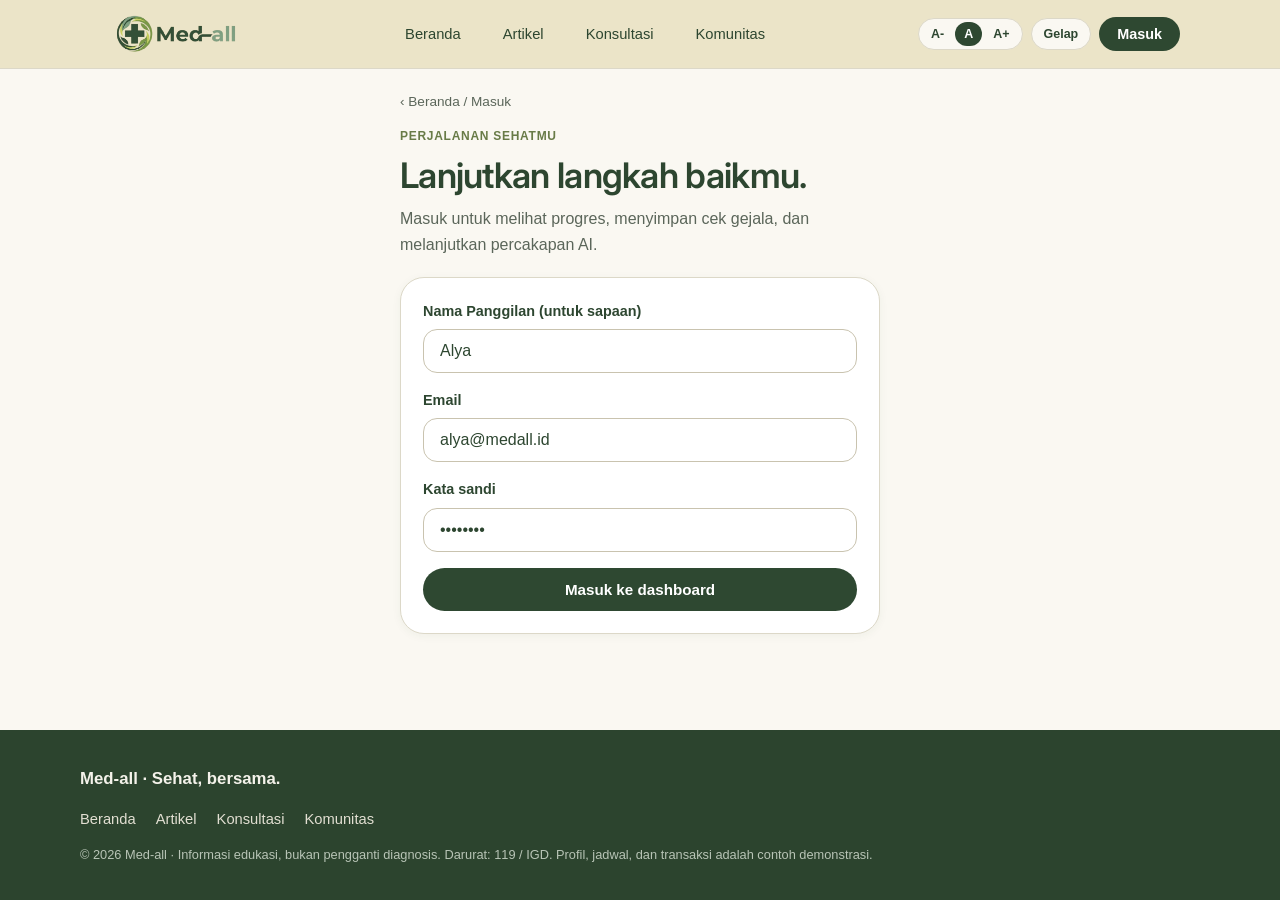
<file: akun.html>
<!DOCTYPE html>
<html lang="id" data-theme="light">
<head>
  <meta charset="UTF-8" />
  <meta name="viewport" content="width=device-width, initial-scale=1.0" />
  <title>Akun — Med-all</title>
  <link rel="preconnect" href="https://fonts.googleapis.com">
  <link rel="preconnect" href="https://fonts.gstatic.com" crossorigin>
  <link href="https://fonts.googleapis.com/css2?family=Inter:wght@500;600;700&display=swap" rel="stylesheet">
  <link rel="stylesheet" href="css/style.css" />
</head>
<body>

  <main>
    <section id="view-login" class="page-view active">
      <div class="container" style="max-width: 520px;">
        <div class="breadcrumb" onclick="navigateTo('beranda')">‹ Beranda / Masuk</div>
        <span class="eyebrow">PERJALANAN SEHATMU</span>
        <h1 class="section-title">Lanjutkan langkah baikmu.</h1>
        <p style="color:var(--text-secondary); margin-bottom:20px;">
          Masuk untuk melihat progres, menyimpan cek gejala, dan melanjutkan percakapan AI.
        </p>

        <div class="card">
          <div class="form-group">
            <label class="form-label">Nama Panggilan (untuk sapaan)</label>
            <input type="text" id="loginNameInput" class="form-control" value="Alya" placeholder="Masukkan namamu">
          </div>
          <div class="form-group">
            <label class="form-label">Email</label>
            <input type="email" id="loginEmailInput" class="form-control" value="alya@medall.id" placeholder="nama@email.com">
          </div>
          <div class="form-group">
            <label class="form-label">Kata sandi</label>
            <input type="password" class="form-control" value="••••••••">
          </div>
          <button class="btn-primary" style="width:100%;" onclick="performLogin()">Masuk ke dashboard</button>
        </div>
      </div>
    </section>

    <section id="view-dashboard" class="page-view">
      <div class="container" style="max-width: 820px;">
        <div class="breadcrumb" onclick="navigateTo('beranda')">‹ Beranda / Dashboard</div>
        <span class="eyebrow" id="dashUserLabel">AKUN CONTOH · ALYA</span>
        <h1 class="section-title">Sehat itu perjalanan.</h1>
        <p style="color:var(--text-secondary); margin-bottom:18px;">Progresmu tersimpan. Yuk, lanjutkan hari ini.</p>

        <div class="card-beige" style="margin-bottom:22px;">
          <div style="display:flex; justify-content:space-between; align-items:center;">
            <h2 style="font-size:1.45rem;">5 dari 7 hari aktif</h2>
            <span style="font-size:0.85rem; font-weight:600;">Minggu ini</span>
          </div>
          <div class="days-row">
            <div class="day-pill done">Sen<br>✓</div>
            <div class="day-pill done">Sel<br>✓</div>
            <div class="day-pill done">Rab<br>✓</div>
            <div class="day-pill done">Kam<br>✓</div>
            <div class="day-pill done">Jum<br>✓</div>
            <div class="day-pill">Sab<br>—</div>
            <div class="day-pill">Min<br>—</div>
          </div>
          <p class="article-meta">Sedikit demi sedikit, kamu membangun kebiasaan.</p>
        </div>

        <h3 style="font-size:1.3rem;">Target hari ini</h3>
        <div class="metrics-grid">
          <div class="metric-card">
            <div class="metric-val">6 / 8</div>
            <strong>Air minum</strong>
            <div class="article-meta">gelas</div>
          </div>
          <div class="metric-card">
            <div class="metric-val">20 / 30</div>
            <strong>Jalan kaki</strong>
            <div class="article-meta">menit</div>
          </div>
          <div class="metric-card">
            <div class="metric-val">7 / 8</div>
            <strong>Tidur</strong>
            <div class="article-meta">jam</div>
          </div>
        </div>

        <div class="quick-feature-grid" style="margin-bottom:24px;">
          <div class="quick-box" onclick="navigateTo('cek-gejala')">
            <div class="quick-box-title">Cek gejala <span>→</span></div>
            <div class="quick-box-sub">Kenali keluhanmu</div>
          </div>
          <div class="quick-box" onclick="navigateTo('med-ask')">
            <div class="quick-box-title">Med Ask AI <span>→</span></div>
            <div class="quick-box-sub">Tanya soal sehat</div>
          </div>
        </div>

        <div style="display:flex; justify-content:space-between; align-items:center; margin-bottom:12px;">
          <h3 style="font-size:1.3rem;">Riwayat tersimpan</h3>
          <button class="btn-outline" onclick="openAccountModal()" style="padding:7px 14px; font-size:0.82rem;">Kelola akun & privasi</button>
        </div>

        <div id="dashboardHistoryList" style="display:flex; flex-direction:column; gap:10px;">
          <div class="card">
            <strong>Cek gejala · Sakit kepala</strong>
            <div class="article-meta">Ringan · Ringkasan tersimpan</div>
          </div>
          <div class="card">
            <strong>Med Ask AI · Tidur lebih teratur</strong>
            <div class="article-meta">Contoh · Lanjutkan percakapan</div>
          </div>
        </div>
      </div>
    </section>
  </main>

  <script src="js/core.js"></script>
  <script src="js/akun.js"></script>
</body>
</html>
</file>
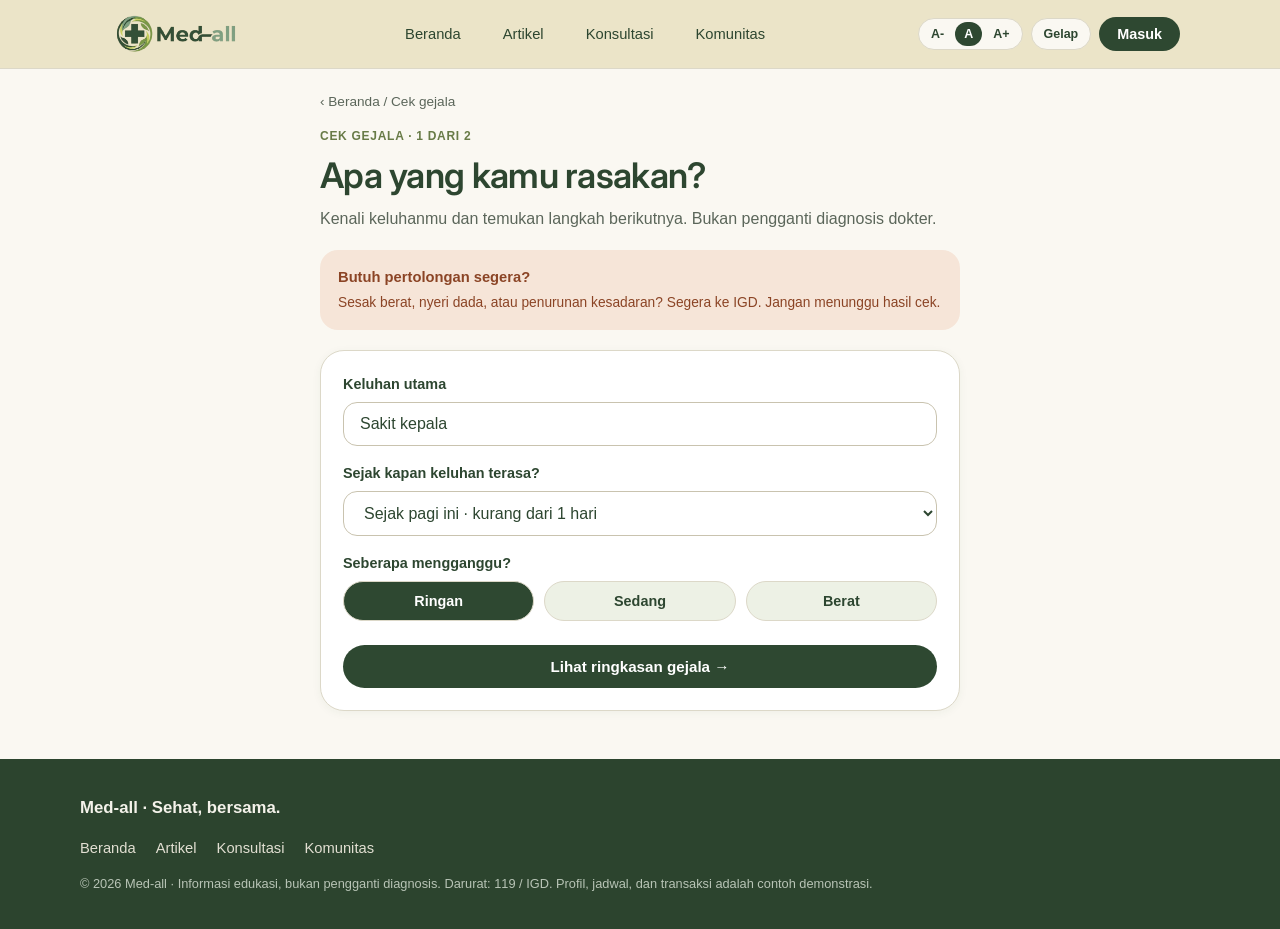
<file: cek-gejala.html>
<!DOCTYPE html>
<html lang="id" data-theme="light">
<head>
  <meta charset="UTF-8" />
  <meta name="viewport" content="width=device-width, initial-scale=1.0" />
  <title>Cek Gejala — Med-all</title>
  <link rel="preconnect" href="https://fonts.googleapis.com">
  <link rel="preconnect" href="https://fonts.gstatic.com" crossorigin>
  <link href="https://fonts.googleapis.com/css2?family=Inter:wght@500;600;700&display=swap" rel="stylesheet">
  <link rel="stylesheet" href="css/style.css" />
</head>
<body>

  <main>
    <section id="view-cek-gejala" class="page-view active">
      <div class="container" style="max-width: 680px;">
        <div class="breadcrumb" onclick="navigateTo('beranda')">‹ Beranda / Cek gejala</div>
        <span class="eyebrow">CEK GEJALA · 1 DARI 2</span>
        <h1 class="section-title">Apa yang kamu rasakan?</h1>
        <p style="color:var(--text-secondary); margin-bottom:18px;">Kenali keluhanmu dan temukan langkah berikutnya. Bukan pengganti diagnosis dokter.</p>

        <div class="card-warn" style="margin-bottom:20px;">
          <strong>Butuh pertolongan segera?</strong>
          <p>Sesak berat, nyeri dada, atau penurunan kesadaran? Segera ke IGD. Jangan menunggu hasil cek.</p>
        </div>

        <div class="card">
          <div class="form-group">
            <label class="form-label">Keluhan utama</label>
            <input type="text" id="symptomInput" class="form-control" value="Sakit kepala" placeholder="Contoh: Sakit kepala, batuk ringan, lelah...">
          </div>

          <div class="form-group">
            <label class="form-label">Sejak kapan keluhan terasa?</label>
            <select id="symptomDuration" class="form-control">
              <option>Sejak pagi ini · kurang dari 1 hari</option>
              <option>Sudah 2–3 hari terakhir</option>
              <option>Lebih dari 1 minggu</option>
            </select>
          </div>

          <div class="form-group">
            <label class="form-label">Seberapa mengganggu?</label>
            <div class="severity-grid">
              <button type="button" class="sev-btn active" onclick="pickSeverity(this, 'Ringan')">Ringan</button>
              <button type="button" class="sev-btn" onclick="pickSeverity(this, 'Sedang')">Sedang</button>
              <button type="button" class="sev-btn" onclick="pickSeverity(this, 'Berat')">Berat</button>
            </div>
          </div>

          <button class="btn-primary" style="width:100%; margin-top:8px;" onclick="showSymptomSummary()">Lihat ringkasan gejala →</button>
        </div>
      </div>
    </section>

    <section id="view-ringkasan-gejala" class="page-view">
      <div class="container" style="max-width: 680px;">
        <div class="breadcrumb" onclick="navigateTo('cek-gejala')">‹ Ubah keluhan</div>
        <span class="eyebrow">CEK GEJALA · 2 DARI 2</span>
        <h1 class="section-title">Dengarkan tubuhmu, ambil langkah tepat.</h1>
        <p class="article-meta" style="margin-bottom:16px;">Ringkasan awal, bukan diagnosis medis.</p>

        <div class="card-beige" style="margin-bottom:20px;">
          <span class="eyebrow">KELUHAN YANG KAMU CERITAKAN</span>
          <h2 id="summarySymptomTitle" style="font-size:1.7rem; margin-bottom:4px;">Sakit kepala</h2>
          <p id="summarySymptomMeta" class="article-meta">Ringan · Sejak pagi ini · kurang dari 1 hari</p>
        </div>

        <h3 style="font-size:1.3rem; margin-bottom:8px;">Yang bisa kamu lakukan</h3>
        <ol style="padding-left:20px; color:var(--text-secondary); margin-bottom:18px; line-height:1.8;">
          <li>Istirahat dan minum air putih secara teratur.</li>
          <li>Catat kapan keluhan muncul atau memburuk.</li>
          <li>Hubungi dokter bila keluhan menetap atau memburuk.</li>
        </ol>

        <div class="card-warn" style="margin-bottom:20px;">
          <strong>Jangan tunda mencari bantuan</strong>
          <p>Segera ke IGD jika gejala mendadak sangat hebat, disertai kelemahan tubuh, kebingungan, atau penurunan kesadaran.</p>
        </div>

        <div style="display:flex; flex-wrap:wrap; gap:12px;">
          <button class="btn-primary" onclick="saveSymptomToDashboard()">Simpan & buka dashboard</button>
          <button class="btn-outline" onclick="navigateTo('konsultasi')">Temukan dokter →</button>
        </div>
      </div>
    </section>
  </main>

  <script src="js/core.js"></script>
  <script src="js/cek-gejala.js"></script>
</body>
</html>
</file>
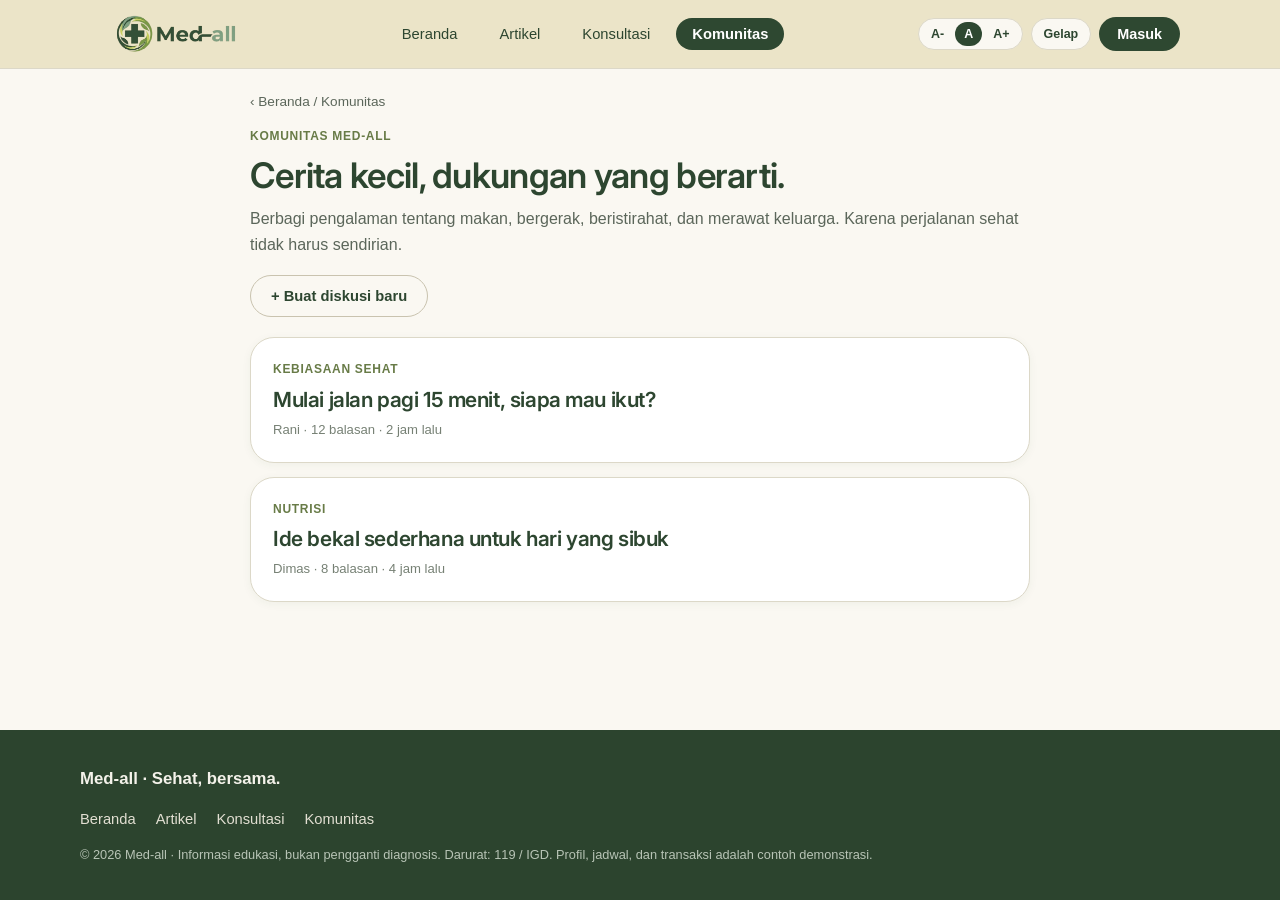
<file: komunitas.html>
<!DOCTYPE html>
<html lang="id" data-theme="light">
<head>
  <meta charset="UTF-8" />
  <meta name="viewport" content="width=device-width, initial-scale=1.0" />
  <title>Komunitas — Med-all</title>
  <link rel="preconnect" href="https://fonts.googleapis.com">
  <link rel="preconnect" href="https://fonts.gstatic.com" crossorigin>
  <link href="https://fonts.googleapis.com/css2?family=Inter:wght@500;600;700&display=swap" rel="stylesheet">
  <link rel="stylesheet" href="css/style.css" />
</head>
<body>

  <main>
    <section id="view-komunitas" class="page-view active">
      <div class="container" style="max-width: 820px;">
        <div class="breadcrumb" onclick="navigateTo('beranda')">‹ Beranda / Komunitas</div>
        <span class="eyebrow">KOMUNITAS MED-ALL</span>
        <h1 class="section-title">Cerita kecil, dukungan yang berarti.</h1>
        <p style="color:var(--text-secondary); margin-bottom:18px;">
          Berbagi pengalaman tentang makan, bergerak, beristirahat, dan merawat keluarga. Karena perjalanan sehat tidak harus sendirian.
        </p>

        <button class="btn-outline" onclick="toggleNewThreadBox()" style="margin-bottom:20px;">+ Buat diskusi baru</button>

        <div id="newThreadBox" class="card" style="display:none; margin-bottom:22px;">
          <h3 style="font-size:1.3rem; margin-bottom:12px;">Tulis cerita atau pertanyaanmu</h3>
          <div class="form-group">
            <label class="form-label">Judul diskusi</label>
            <input type="text" id="newThreadTitle" class="form-control" placeholder="Contoh: Belajar minum air lebih teratur di sela kerja">
          </div>
          <div class="form-group">
            <label class="form-label">Isi cerita</label>
            <textarea id="newThreadBody" rows="3" class="form-control" placeholder="Bagikan pengalamanmu dengan hangat..."></textarea>
          </div>
          <button class="btn-primary" onclick="publishThread()">Terbitkan diskusi ↗</button>
        </div>

        <div id="communityFeed" style="display:flex; flex-direction:column; gap:14px;">
          <div class="card" style="cursor:pointer;" onclick="navigateTo('detail-thread')">
            <span class="eyebrow">KEBIASAAN SEHAT</span>
            <h3 style="font-size:1.3rem; margin-bottom:6px;">Mulai jalan pagi 15 menit, siapa mau ikut?</h3>
            <p class="article-meta">Rani · 12 balasan · 2 jam lalu</p>
          </div>
          <div class="card" style="cursor:pointer;" onclick="navigateTo('detail-thread')">
            <span class="eyebrow">NUTRISI</span>
            <h3 style="font-size:1.3rem; margin-bottom:6px;">Ide bekal sederhana untuk hari yang sibuk</h3>
            <p class="article-meta">Dimas · 8 balasan · 4 jam lalu</p>
          </div>
        </div>
      </div>
    </section>

    <section id="view-detail-thread" class="page-view">
      <div class="container" style="max-width: 780px;">
        <div class="breadcrumb" onclick="navigateTo('komunitas')">‹ Kembali ke Komunitas</div>
        <span class="eyebrow">KOMUNITAS / KEBIASAAN SEHAT</span>
        <h1 class="section-title">Mulai jalan pagi 15 menit, siapa mau ikut?</h1>
        <p class="article-meta" style="margin-bottom:16px;">Ruang berbagi pengalaman · Kebiasaan sehat · Bukan nasihat medis.</p>

        <div class="card" style="margin-bottom:20px;">
          <strong>Rani · Anggota komunitas</strong>
          <p class="article-meta" style="margin-bottom:12px;">28 Oktober 2026 · 07.30</p>
          <p style="margin-bottom:16px;">
            Aku sedang mencoba rutin jalan sebelum kerja. Targetku sederhana: keluar rumah dan jalan santai 15 menit, tiga kali seminggu. Hari ini berhasil jalan di sekitar rumah dan rasanya menyenangkan bisa melihat matahari pagi!
          </p>
          <button class="btn-outline" id="supportBtn" onclick="incrementSupport()">Dukung · <span id="supportCount">24</span></button>
        </div>

        <h3 style="font-size:1.25rem; margin-bottom:12px;">Balasan anggota</h3>
        <div id="threadReplies" style="display:flex; flex-direction:column; gap:12px; margin-bottom:20px;">
          <div class="card">
            <strong>Dimas</strong> <span class="article-meta">· 08.05 WIB</span>
            <p style="margin-top:6px;">Aku menyiapkan sepatu dekat pintu malam sebelumnya. Biasanya mulai dari 5 menit dulu, jadi terasa lebih ringan. Semangat, Rani!</p>
          </div>
        </div>

        <div class="card">
          <label class="form-label">Tambahkan dukunganmu</label>
          <textarea id="replyInput" rows="2" class="form-control" placeholder="Bagikan pengalaman atau dukungan, tanpa memberikan diagnosis..." style="margin-bottom:10px;"></textarea>
          <button class="btn-primary" onclick="sendReply()">Kirim balasan</button>
        </div>
      </div>
    </section>
  </main>

  <script src="js/core.js"></script>
  <script src="js/komunitas.js"></script>
</body>
</html>
</file>
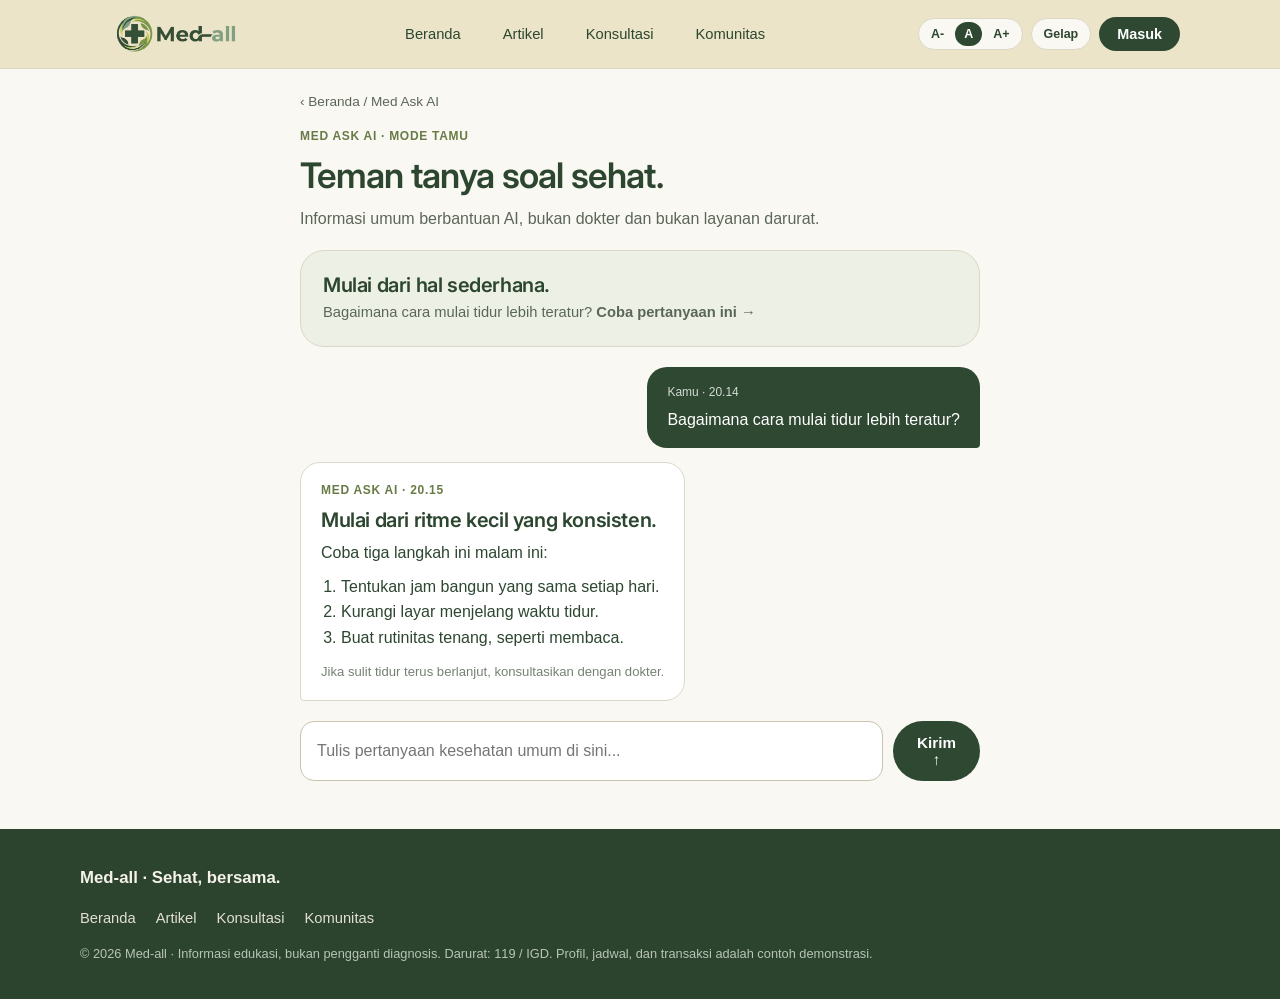
<file: med-ask.html>
<!DOCTYPE html>
<html lang="id" data-theme="light">
<head>
  <meta charset="UTF-8" />
  <meta name="viewport" content="width=device-width, initial-scale=1.0" />
  <title>Med Ask AI — Med-all</title>
  <link rel="preconnect" href="https://fonts.googleapis.com">
  <link rel="preconnect" href="https://fonts.gstatic.com" crossorigin>
  <link href="https://fonts.googleapis.com/css2?family=Inter:wght@500;600;700&display=swap" rel="stylesheet">
  <link rel="stylesheet" href="css/style.css" />
</head>
<body>

  <main>
    <section id="view-med-ask" class="page-view active">
      <div class="container" style="max-width: 720px;">
        <div class="breadcrumb" onclick="navigateTo('beranda')">‹ Beranda / Med Ask AI</div>
        <span class="eyebrow" id="aiModeLabel">MED ASK AI · MODE TAMU</span>
        <h1 class="section-title">Teman tanya soal sehat.</h1>
        <p style="color:var(--text-secondary); margin-bottom:18px;">Informasi umum berbantuan AI, bukan dokter dan bukan layanan darurat.</p>

        <div class="card-sage" style="margin-bottom:18px; cursor:pointer;" onclick="sendAiPrompt('Bagaimana cara mulai tidur lebih teratur?')">
          <h3 style="font-size:1.25rem; margin-bottom:4px;">Mulai dari hal sederhana.</h3>
          <p style="color:var(--text-secondary); font-size:0.92rem;">Bagaimana cara mulai tidur lebih teratur? <strong>Coba pertanyaan ini →</strong></p>
        </div>

        <div class="chat-box" id="aiChatBox">
          <div class="chat-user">
            <div style="font-size:0.75rem; opacity:0.8; margin-bottom:4px;">Kamu · 20.14</div>
            Bagaimana cara mulai tidur lebih teratur?
          </div>
          <div class="chat-ai">
            <span class="eyebrow">MED ASK AI · 20.15</span>
            <h3 style="font-size:1.25rem; margin-bottom:8px;">Mulai dari ritme kecil yang konsisten.</h3>
            <p style="margin-bottom:8px;">Coba tiga langkah ini malam ini:</p>
            <ol style="padding-left:20px; margin-bottom:10px;">
              <li>Tentukan jam bangun yang sama setiap hari.</li>
              <li>Kurangi layar menjelang waktu tidur.</li>
              <li>Buat rutinitas tenang, seperti membaca.</li>
            </ol>
            <p class="article-meta">Jika sulit tidur terus berlanjut, konsultasikan dengan dokter.</p>
          </div>
        </div>

        <div style="display:flex; gap:10px; margin-top:16px;">
          <input type="text" id="aiInput" class="form-control" placeholder="Tulis pertanyaan kesehatan umum di sini..." onkeypress="if(event.key==='Enter') handleAiSend()">
          <button class="btn-primary" onclick="handleAiSend()">Kirim ↑</button>
        </div>
      </div>
    </section>
  </main>

  <script src="js/core.js"></script>
  <script src="js/med-ask.js"></script>
</body>
</html>
</file>
<file: css/style.css>
:root {
  --font-scale: 1;
  --bg-body: #FAF8F2;
  --bg-header: #EBE4C8;
  --bg-card: #FFFFFF;
  --bg-beige: #ECE6CC;
  --bg-sage: #EDF1E5;
  --bg-warn: #F6E5D8;
  --bg-input: #FFFFFF;
  --text-primary: #2D4630;
  --text-secondary: #5B665A;
  --text-muted: #768074;
  --text-warn: #8B4425;
  --brand-green: #2E4831;
  --brand-green-hover: #223724;
  --brand-olive: #687B47;
  --border-soft: #DCD8C8;
  --border-strong: #C9C3AF;
  --shadow-sm: 0 2px 10px rgba(45, 70, 48, 0.05);
  --shadow-md: 0 10px 28px rgba(45, 70, 48, 0.08);
  --radius-lg: 24px;
  --radius-md: 18px;
  --radius-pill: 999px;
}

[data-theme="dark"] {
  --bg-body: #141A15;
  --bg-header: #1C251D;
  --bg-card: #1E271F;
  --bg-beige: #263125;
  --bg-sage: #222D23;
  --bg-warn: #38251C;
  --bg-input: #182019;
  --text-primary: #E9EFE6;
  --text-secondary: #B8C2B5;
  --text-muted: #8E9A8C;
  --text-warn: #F3B394;
  --brand-green: #4C7B52;
  --brand-green-hover: #5C9163;
  --brand-olive: #9CB673;
  --border-soft: #313E32;
  --border-strong: #435444;
  --shadow-sm: 0 2px 12px rgba(0, 0, 0, 0.25);
  --shadow-md: 0 12px 30px rgba(0, 0, 0, 0.35);
}

* {
  box-sizing: border-box;
  margin: 0;
  padding: 0;
}

html {
  font-size: calc(16px * var(--font-scale));
  scroll-behavior: smooth;
}

body {
  font-family: -apple-system, BlinkMacSystemFont, 'Segoe UI', Roboto, Helvetica, Arial, sans-serif;
  background-color: var(--bg-body);
  color: var(--text-primary);
  line-height: 1.6;
  transition: background-color 0.25s ease, color 0.25s ease;
  min-height: 100vh;
  display: flex;
  flex-direction: column;
}

h1, h2, h3, .serif {
  font-family: 'Inter', sans-serif;
  font-weight: 600;
  line-height: 1.2;
  letter-spacing: -0.02em;
}

button, input, select, textarea {
  font-family: inherit;
  font-size: inherit;
  color: inherit;
}

a {
  color: inherit;
  text-decoration: none;
}

.container {
  width: 100%;
  max-width: 1120px;
  margin: 0 auto;
  padding: 0 20px;
}

.site-header {
  background-color: var(--bg-header);
  border-bottom: 1px solid var(--border-soft);
  position: sticky;
  top: 0;
  z-index: 100;
  transition: background-color 0.25s ease;
}

.header-inner {
  display: flex;
  flex-wrap: wrap;
  align-items: center;
  justify-content: space-between;
  gap: 12px;
  padding: 14px 20px;
  max-width: 1120px;
  margin: 0 auto;
}

.brand-link {
  display: flex;
  align-items: center;
  gap: 10px;
  cursor: pointer;
}

.brand-logo-img {
  height: 40px;
  width: auto;
  object-fit: contain;
}

.brand-fallback {
  display: flex;
  align-items: center;
  gap: 8px;
  font-weight: 700;
  font-size: 1.35rem;
  color: var(--text-primary);
}

.nav-links {
  display: flex;
  align-items: center;
  gap: 6px;
  order: 3;
  width: 100%;
  justify-content: space-between;
  padding-top: 6px;
  border-top: 1px solid rgba(45, 70, 48, 0.08);
}

@media (min-width: 860px) {
  .nav-links {
    order: 2;
    width: auto;
    border-top: none;
    padding-top: 0;
    gap: 10px;
  }
}

.nav-item {
  padding: 8px 16px;
  border-radius: var(--radius-pill);
  font-size: 0.92rem;
  font-weight: 500;
  color: var(--text-primary);
  background: transparent;
  border: none;
  cursor: pointer;
  transition: all 0.2s ease;
}

.nav-item:hover {
  background-color: rgba(46, 72, 49, 0.08);
}

.nav-item.active {
  background-color: var(--brand-green);
  color: #FFFFFF;
  font-weight: 600;
}

.header-controls {
  display: flex;
  align-items: center;
  gap: 8px;
  order: 2;
}

@media (min-width: 860px) {
  .header-controls {
    order: 3;
  }
}

.utility-group {
  display: flex;
  align-items: center;
  background-color: var(--bg-body);
  border: 1px solid var(--border-soft);
  border-radius: var(--radius-pill);
  padding: 3px;
  gap: 2px;
}

.util-btn {
  border: none;
  background: transparent;
  color: var(--text-primary);
  padding: 5px 9px;
  border-radius: var(--radius-pill);
  font-size: 0.78rem;
  font-weight: 600;
  cursor: pointer;
  transition: 0.2s;
}

.util-btn:hover, .util-btn.active {
  background-color: var(--brand-green);
  color: #FFFFFF;
}

.btn-account {
  background-color: var(--brand-green);
  color: #FFFFFF;
  border: none;
  padding: 9px 18px;
  border-radius: var(--radius-pill);
  font-size: 0.9rem;
  font-weight: 600;
  cursor: pointer;
  display: inline-flex;
  align-items: center;
  gap: 6px;
  transition: background-color 0.2s;
}

.btn-account:hover {
  background-color: var(--brand-green-hover);
}

main {
  flex: 1;
}

.page-view {
  display: none;
  animation: fadeIn 0.25s ease;
}

.page-view.active {
  display: block;
}

@keyframes fadeIn {
  from { opacity: 0; transform: translateY(6px); }
  to { opacity: 1; transform: translateY(0); }
}

.eyebrow {
  font-size: 0.75rem;
  font-weight: 700;
  letter-spacing: 0.06em;
  text-transform: uppercase;
  color: var(--brand-olive);
  margin-bottom: 8px;
  display: block;
}

.breadcrumb {
  display: flex;
  align-items: center;
  gap: 8px;
  font-size: 0.85rem;
  color: var(--text-secondary);
  margin: 22px 0 14px;
  cursor: pointer;
}

.btn-primary {
  background-color: var(--brand-green);
  color: #FFFFFF;
  border: none;
  padding: 13px 22px;
  border-radius: var(--radius-pill);
  font-weight: 600;
  font-size: 0.95rem;
  cursor: pointer;
  display: inline-flex;
  align-items: center;
  justify-content: center;
  gap: 8px;
  transition: all 0.2s;
}

.btn-primary:hover {
  background-color: var(--brand-green-hover);
  transform: translateY(-1px);
}

.btn-outline {
  background-color: transparent;
  color: var(--text-primary);
  border: 1px solid var(--border-strong);
  padding: 12px 20px;
  border-radius: var(--radius-pill);
  font-weight: 600;
  font-size: 0.92rem;
  cursor: pointer;
  display: inline-flex;
  align-items: center;
  justify-content: center;
  gap: 8px;
  transition: all 0.2s;
}

.btn-outline:hover {
  background-color: var(--bg-sage);
}

.card {
  background-color: var(--bg-card);
  border: 1px solid var(--border-soft);
  border-radius: var(--radius-lg);
  padding: 22px;
  box-shadow: var(--shadow-sm);
}

.card-beige {
  background-color: var(--bg-beige);
  border: 1px solid var(--border-soft);
  border-radius: var(--radius-lg);
  padding: 22px;
}

.card-sage {
  background-color: var(--bg-sage);
  border: 1px solid var(--border-soft);
  border-radius: var(--radius-lg);
  padding: 22px;
}

.card-warn {
  background-color: var(--bg-warn);
  border-radius: var(--radius-md);
  padding: 16px 18px;
  color: var(--text-warn);
}

.card-warn strong {
  display: block;
  margin-bottom: 4px;
  font-size: 0.92rem;
}

.card-warn p {
  font-size: 0.86rem;
  line-height: 1.5;
}

.hero-wrapper {
  background-color: var(--bg-header);
  padding: 32px 0 44px;
  border-bottom: 1px solid var(--border-soft);
}

.greeting-banner {
  display: inline-flex;
  align-items: center;
  gap: 8px;
  background-color: var(--bg-body);
  border: 1px solid var(--border-soft);
  padding: 6px 14px;
  border-radius: var(--radius-pill);
  font-size: 0.85rem;
  font-weight: 600;
  color: var(--text-primary);
  margin-bottom: 16px;
}

.hero-grid {
  display: grid;
  grid-template-columns: 1fr;
  gap: 28px;
  align-items: center;
}

@media (min-width: 860px) {
  .hero-grid {
    grid-template-columns: 1.15fr 0.85fr;
    gap: 44px;
  }
}

.hero-title {
  font-size: clamp(2.1rem, 4.2vw, 3.2rem);
  margin-bottom: 14px;
  color: var(--text-primary);
}

.hero-desc {
  font-size: 1.02rem;
  color: var(--text-secondary);
  margin-bottom: 24px;
  max-width: 540px;
}

.hero-cta-row {
  display: grid;
  grid-template-columns: 1fr 1fr;
  gap: 12px;
  margin-bottom: 14px;
}

.quick-feature-grid {
  display: grid;
  grid-template-columns: 1fr 1fr;
  gap: 12px;
  margin-bottom: 16px;
}

.quick-box {
  background-color: var(--bg-body);
  border: 1px solid var(--border-soft);
  border-radius: var(--radius-md);
  padding: 16px;
  text-align: left;
  cursor: pointer;
  transition: all 0.2s;
}

.quick-box:hover {
  transform: translateY(-2px);
  box-shadow: var(--shadow-sm);
  border-color: var(--brand-green);
}

.quick-box-title {
  font-weight: 700;
  font-size: 0.98rem;
  display: flex;
  align-items: center;
  justify-content: space-between;
  margin-bottom: 4px;
}

.quick-box-sub {
  font-size: 0.82rem;
  color: var(--text-secondary);
}

.hero-trust-note {
  font-size: 0.82rem;
  color: var(--text-secondary);
  display: flex;
  align-items: center;
  gap: 6px;
}

.hero-visual-col {
  display: flex;
  flex-direction: column;
  gap: 14px;
}

.hero-arch-img {
  width: 100%;
  height: 310px;
  object-fit: cover;
  border-radius: 180px 180px 24px 24px;
  border: 1px solid var(--border-soft);
}

@media (min-width: 860px) {
  .hero-arch-img {
    height: 360px;
  }
}

.hero-quote-card {
  background-color: var(--bg-body);
  border-radius: var(--radius-md);
  padding: 14px 16px;
  display: flex;
  align-items: center;
  gap: 12px;
  border: 1px solid var(--border-soft);
}

.hero-checklist {
  list-style: none;
  display: flex;
  flex-wrap: wrap;
  gap: 12px 20px;
  font-size: 0.85rem;
  color: var(--text-secondary);
  margin-top: 6px;
}

.section-block {
  padding: 44px 0;
}

.section-title {
  font-size: clamp(1.65rem, 3vw, 2.2rem);
  margin-bottom: 10px;
}

.articles-grid {
  display: grid;
  grid-template-columns: 1fr;
  gap: 22px;
  margin-top: 22px;
}

@media (min-width: 760px) {
  .articles-grid {
    grid-template-columns: repeat(3, 1fr);
  }
}

.article-card {
  cursor: pointer;
  transition: transform 0.2s;
}

.article-card:hover {
  transform: translateY(-3px);
}

.article-thumb {
  width: 100%;
  height: 190px;
  object-fit: cover;
  border-radius: var(--radius-md);
  margin-bottom: 12px;
  background-color: var(--bg-sage);
}

.article-card h3 {
  font-size: 1.25rem;
  margin-bottom: 6px;
}

.article-meta {
  font-size: 0.82rem;
  color: var(--text-muted);
}

.two-col-section {
  display: grid;
  grid-template-columns: 1fr;
  gap: 24px;
}

@media (min-width: 860px) {
  .two-col-section {
    grid-template-columns: 1fr 1fr;
  }
}

.doctor-mini-row {
  display: flex;
  align-items: center;
  gap: 14px;
  margin: 18px 0;
  padding: 12px;
  background-color: var(--bg-body);
  border-radius: var(--radius-md);
  border: 1px solid var(--border-soft);
}

.doctor-avatar {
  width: 68px;
  height: 68px;
  border-radius: 16px;
  object-fit: cover;
  flex-shrink: 0;
  background-color: var(--bg-sage);
}

.thread-preview {
  padding: 14px 0;
  border-bottom: 1px solid var(--border-soft);
  cursor: pointer;
}

.thread-preview:last-child {
  border-bottom: none;
}

.thread-preview h4 {
  font-family: 'Inter', sans-serif;
  font-size: 1.15rem;
  font-weight: 500;
  margin: 4px 0;
}

.pillars-grid {
  display: grid;
  grid-template-columns: 1fr;
  gap: 18px;
  margin: 22px 0 32px;
}

@media (min-width: 760px) {
  .pillars-grid {
    grid-template-columns: repeat(3, 1fr);
  }
}

.filter-pills {
  display: flex;
  flex-wrap: wrap;
  gap: 8px;
  margin: 16px 0 24px;
}

.pill-btn {
  padding: 8px 16px;
  border-radius: var(--radius-pill);
  border: 1px solid var(--border-soft);
  background-color: var(--bg-card);
  color: var(--text-primary);
  font-size: 0.86rem;
  font-weight: 500;
  cursor: pointer;
  transition: 0.2s;
}

.pill-btn.active, .pill-btn:hover {
  background-color: var(--brand-green);
  color: #FFFFFF;
  border-color: var(--brand-green);
}

.form-group {
  margin-bottom: 16px;
}

.form-label {
  display: block;
  font-weight: 600;
  font-size: 0.9rem;
  margin-bottom: 6px;
}

.form-control {
  width: 100%;
  padding: 12px 16px;
  border-radius: 14px;
  border: 1px solid var(--border-strong);
  background-color: var(--bg-input);
  outline: none;
  transition: border-color 0.2s;
}

.form-control:focus {
  border-color: var(--brand-green);
}

.severity-grid {
  display: grid;
  grid-template-columns: repeat(3, 1fr);
  gap: 10px;
}

.sev-btn {
  padding: 11px;
  border-radius: var(--radius-pill);
  border: 1px solid var(--border-soft);
  background-color: var(--bg-sage);
  font-weight: 600;
  font-size: 0.9rem;
  cursor: pointer;
}

.sev-btn.active {
  background-color: var(--brand-green);
  color: #FFFFFF;
}

.days-row {
  display: grid;
  grid-template-columns: repeat(7, 1fr);
  gap: 8px;
  margin: 16px 0;
}

.day-pill {
  border-radius: 20px;
  padding: 12px 6px;
  text-align: center;
  font-size: 0.8rem;
  font-weight: 600;
  background-color: var(--bg-card);
  border: 1px solid var(--border-soft);
  color: var(--text-muted);
}

.day-pill.done {
  background-color: var(--brand-green);
  color: #FFFFFF;
  border-color: var(--brand-green);
}

.metrics-grid {
  display: grid;
  grid-template-columns: repeat(3, 1fr);
  gap: 12px;
  margin: 14px 0 22px;
}

.metric-card {
  background-color: var(--bg-sage);
  border-radius: var(--radius-md);
  padding: 16px;
  border: 1px solid var(--border-soft);
}

.metric-val {
  font-family: 'Inter', sans-serif;
  font-size: 1.5rem;
  font-weight: 500;
  margin-bottom: 4px;
}

.chat-box {
  display: flex;
  flex-direction: column;
  gap: 14px;
  margin: 20px 0;
}

.chat-user {
  align-self: flex-end;
  background-color: var(--brand-green);
  color: #FFFFFF;
  padding: 16px 20px;
  border-radius: 20px 20px 4px 20px;
  max-width: 85%;
}

.chat-ai {
  align-self: flex-start;
  background-color: var(--bg-card);
  border: 1px solid var(--border-soft);
  padding: 18px 20px;
  border-radius: 20px 20px 20px 4px;
  max-width: 90%;
}

.modal-backdrop {
  position: fixed;
  inset: 0;
  background: rgba(20, 28, 21, 0.58);
  display: none;
  align-items: center;
  justify-content: center;
  padding: 20px;
  z-index: 200;
}

.modal-backdrop.open {
  display: flex;
}

.modal-sheet {
  background-color: var(--bg-body);
  border: 1px solid var(--border-soft);
  border-radius: 28px;
  padding: 28px;
  max-width: 440px;
  width: 100%;
  box-shadow: var(--shadow-md);
}

.site-footer {
  background-color: #2C442E;
  color: #F4F2EA;
  padding: 36px 20px;
  margin-top: 48px;
}

.footer-inner {
  max-width: 1120px;
  margin: 0 auto;
}

.footer-nav {
  display: flex;
  flex-wrap: wrap;
  gap: 20px;
  margin: 18px 0;
  font-size: 0.92rem;
}

.footer-nav button {
  background: none;
  border: none;
  color: #E2DFD2;
  cursor: pointer;
}

.footer-copy {
  font-size: 0.8rem;
  color: #B8C4B6;
  line-height: 1.5;
}
</file>
